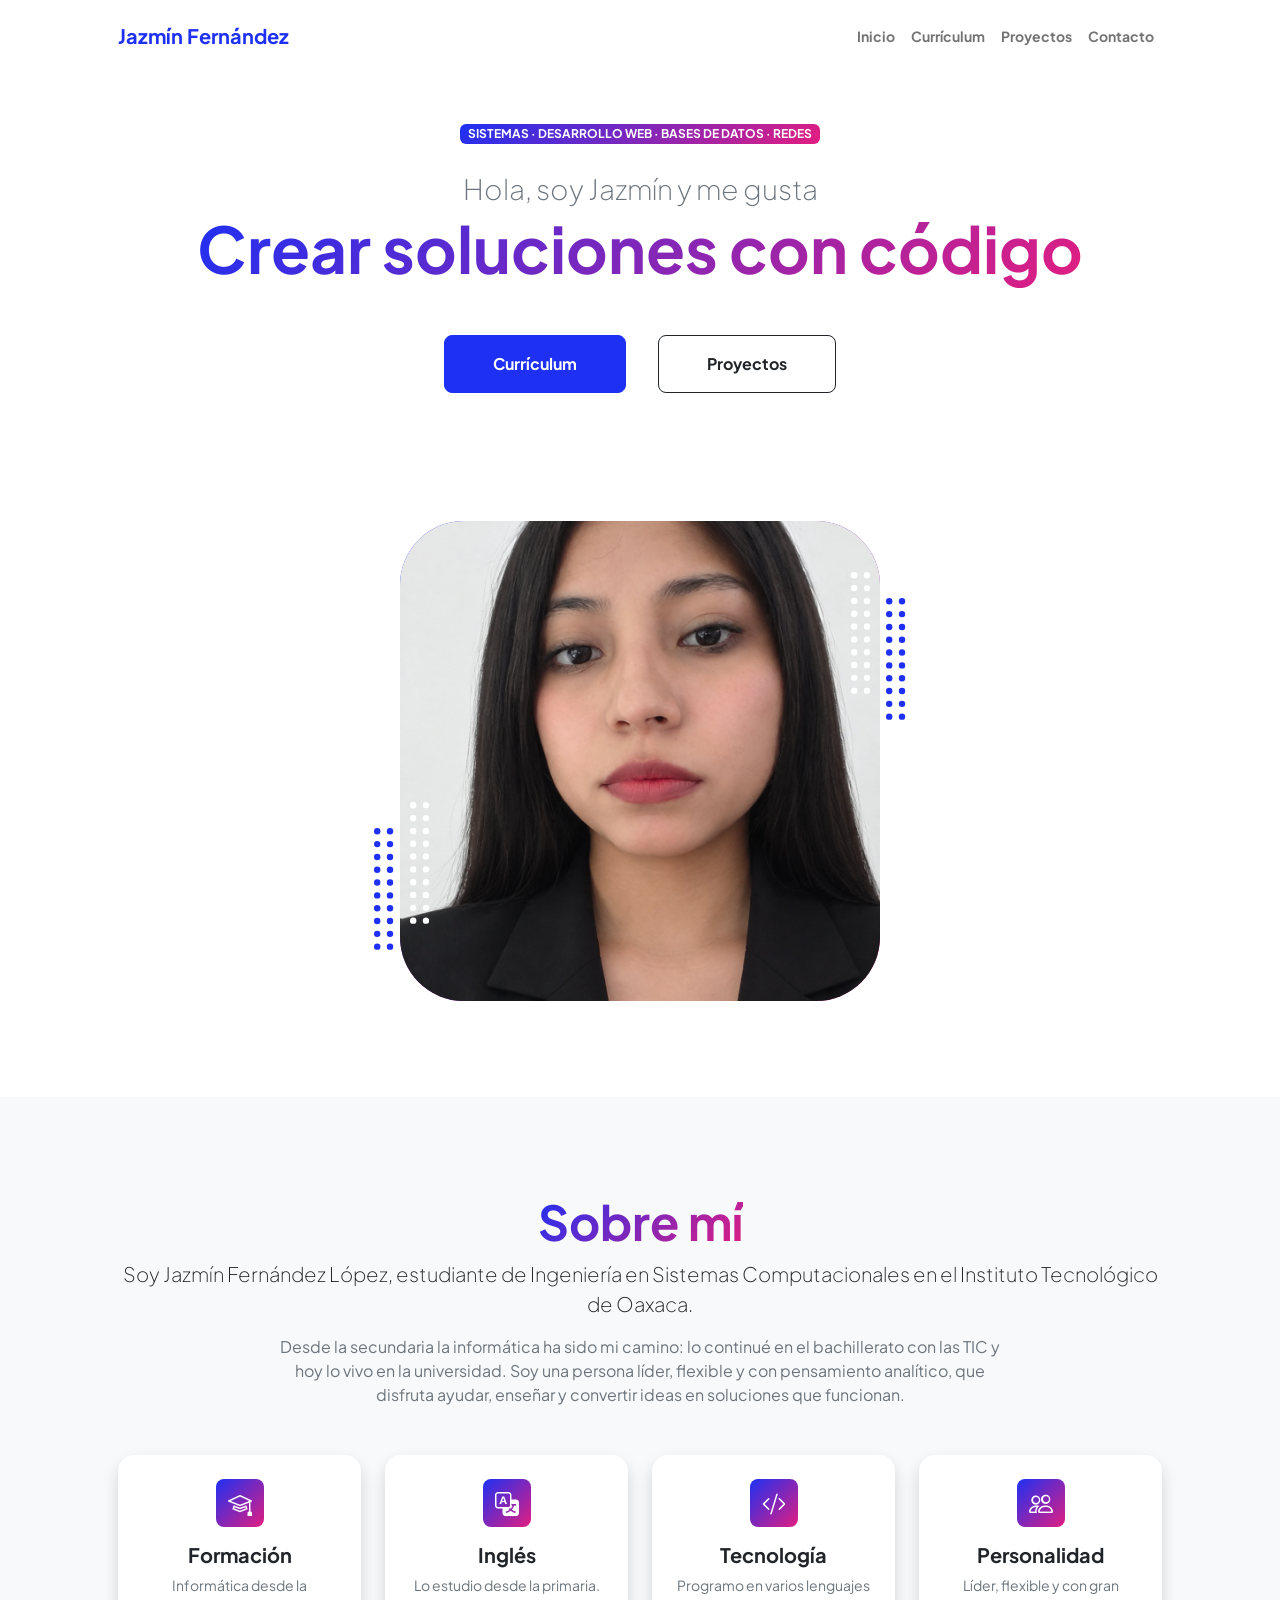
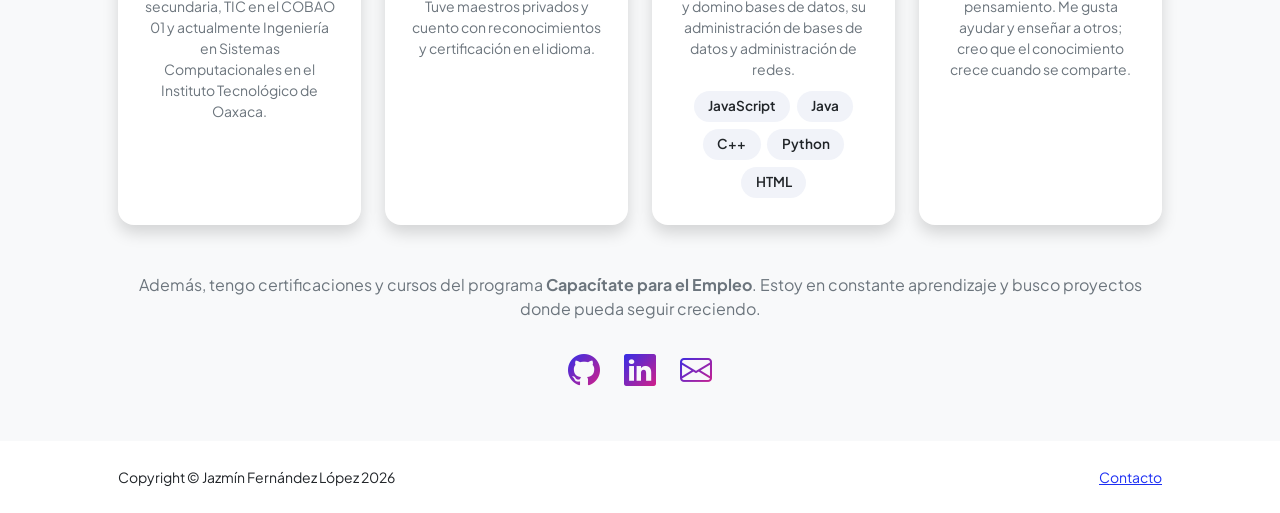
<file: index.html>
<!DOCTYPE html>
<html lang="es">
<head>
    <meta charset="utf-8" />
    <meta name="viewport" content="width=device-width, initial-scale=1, shrink-to-fit=no" />
    <meta name="description" content="Portafolio de Jazmín Fernández López, estudiante de Ingeniería en Sistemas Computacionales" />
    <meta name="author" content="Jazmín Fernández López" />
    <title>Portafolio Jazmín</title>
    <!-- Favicon-->
    <link rel="icon" type="image/x-icon" href="img/favicon.ico" />
    <!-- Google font-->
    <link rel="preconnect" href="https://fonts.googleapis.com" />
    <link rel="preconnect" href="https://fonts.gstatic.com" crossorigin />
    <link href="https://fonts.googleapis.com/css2?family=Plus+Jakarta+Sans:wght@100;200;300;400;500;600;700;800;900&amp;display=swap" rel="stylesheet" />
    <!-- Bootstrap icons-->
    <link href="https://cdn.jsdelivr.net/npm/bootstrap-icons@1.8.1/font/bootstrap-icons.css" rel="stylesheet" />
    <!-- Bootstrap CSS (before your CSS)-->
    <link href="https://cdn.jsdelivr.net/npm/bootstrap@5.2.3/dist/css/bootstrap.min.css" rel="stylesheet" />
    <!-- Your CSS-->
    <link href="css/portafolio.css" rel="stylesheet" />
    <!-- Bigger profile photo (change 30rem to make it larger or smaller)-->
    <style>
        .profile { width: 30rem !important; height: 30rem !important; max-width: 90vw; max-height: 90vw; }
        .profile .fotoperfil { width: 100%; height: 100%; object-fit: cover; }
        .about-card { transition: transform .25s ease, box-shadow .25s ease; }
        .about-card:hover { transform: translateY(-6px); box-shadow: 0 1rem 2rem rgba(0,0,0,.12) !important; }
        .tag-soft { background: #f1f3f9; border-radius: 2rem; padding: .35rem .9rem; font-size: .85rem; font-weight: 600; display: inline-block; margin: .2rem; }
    </style>
</head>
<body class="d-flex flex-column h-100">
    <main class="flex-shrink-0">

        <!-- Navigation-->
        <nav class="navbar navbar-expand-lg navbar-light bg-white py-3">
            <div class="container px-5">
                <a class="navbar-brand" href="index.html"><span class="fw-bolder text-primary">Jazmín Fernández</span></a>
                <button class="navbar-toggler" type="button" data-bs-toggle="collapse" data-bs-target="#navbarSupportedContent" aria-controls="navbarSupportedContent" aria-expanded="false" aria-label="Mostrar menú"><span class="navbar-toggler-icon"></span></button>
                <div class="collapse navbar-collapse" id="navbarSupportedContent">
                    <ul class="navbar-nav ms-auto mb-2 mb-lg-0 small fw-bolder">
                        <li class="nav-item"><a class="nav-link" href="index.html">Inicio</a></li>
                        <li class="nav-item"><a class="nav-link" href="resume.html">Currículum</a></li>
                        <li class="nav-item"><a class="nav-link" href="projects.html">Proyectos</a></li>
                        <li class="nav-item"><a class="nav-link" href="contact.html">Contacto</a></li>
                    </ul>
                </div>
            </div>
        </nav>

        <!-- Header-->
        <header class="py-5">
            <div class="container px-5 pb-5">
                <div class="row gx-5 align-items-center">
                    <div class="col-xxl-5">
                        <!-- Header text-->
                        <div class="text-center text-xxl-start">
                            <div class="badge bg-gradient-primary-to-secondary text-white mb-4">
                                <div class="text-uppercase">Sistemas &middot; Desarrollo web &middot; Bases de datos &middot; Redes</div>
                            </div>
                            <div class="fs-3 fw-light text-muted">Hola, soy Jazmín y me gusta</div>
                            <h1 class="display-3 fw-bolder mb-5"><span class="text-gradient d-inline">Crear soluciones con código</span></h1>
                            <div class="d-grid gap-3 d-sm-flex justify-content-sm-center justify-content-xxl-start mb-3">
                                <a class="btn btn-primary btn-lg px-5 py-3 me-sm-3 fs-6 fw-bolder" href="resume.html">Currículum</a>
                                <a class="btn btn-outline-dark btn-lg px-5 py-3 fs-6 fw-bolder" href="projects.html">Proyectos</a>
                            </div>
                        </div>
                    </div>
                    <div class="col-xxl-7">
                        <!-- Profile picture-->
                        <div class="d-flex justify-content-center mt-5 mt-xxl-0">
                            <div class="profile bg-gradient-primary-to-secondary">
                                <img class="fotoperfil" src="img/fotoperfil.png" alt="Foto de perfil de Jazmín" />

                                <div class="dots-1">
                                    <svg version="1.1" xmlns="http://www.w3.org/2000/svg" viewBox="0 0 191.6 1215.4" xml:space="preserve">
                                        <circle cx="32" cy="33" r="32"/><circle cx="160" cy="33" r="32"/>
                                        <circle cx="32" cy="161" r="32"/><circle cx="160" cy="161" r="32"/>
                                        <circle cx="32" cy="289" r="32"/><circle cx="160" cy="289" r="32"/>
                                        <circle cx="32" cy="417" r="32"/><circle cx="160" cy="417" r="32"/>
                                        <circle cx="32" cy="545" r="32"/><circle cx="160" cy="545" r="32"/>
                                        <circle cx="32" cy="673" r="32"/><circle cx="160" cy="673" r="32"/>
                                        <circle cx="32" cy="801" r="32"/><circle cx="160" cy="801" r="32"/>
                                        <circle cx="32" cy="929" r="32"/><circle cx="160" cy="929" r="32"/>
                                        <circle cx="32" cy="1057" r="32"/><circle cx="160" cy="1057" r="32"/>
                                        <circle cx="32" cy="1185" r="32"/><circle cx="160" cy="1185" r="32"/>
                                    </svg>
                                </div>
                                <div class="dots-2">
                                    <svg version="1.1" xmlns="http://www.w3.org/2000/svg" viewBox="0 0 191.6 1215.4" xml:space="preserve">
                                        <circle cx="32" cy="33" r="32"/><circle cx="160" cy="33" r="32"/>
                                        <circle cx="32" cy="161" r="32"/><circle cx="160" cy="161" r="32"/>
                                        <circle cx="32" cy="289" r="32"/><circle cx="160" cy="289" r="32"/>
                                        <circle cx="32" cy="417" r="32"/><circle cx="160" cy="417" r="32"/>
                                        <circle cx="32" cy="545" r="32"/><circle cx="160" cy="545" r="32"/>
                                        <circle cx="32" cy="673" r="32"/><circle cx="160" cy="673" r="32"/>
                                        <circle cx="32" cy="801" r="32"/><circle cx="160" cy="801" r="32"/>
                                        <circle cx="32" cy="929" r="32"/><circle cx="160" cy="929" r="32"/>
                                        <circle cx="32" cy="1057" r="32"/><circle cx="160" cy="1057" r="32"/>
                                        <circle cx="32" cy="1185" r="32"/><circle cx="160" cy="1185" r="32"/>
                                    </svg>
                                </div>
                                <div class="dots-3">
                                    <svg version="1.1" xmlns="http://www.w3.org/2000/svg" viewBox="0 0 191.6 1215.4" xml:space="preserve">
                                        <circle cx="32" cy="33" r="32"/><circle cx="160" cy="33" r="32"/>
                                        <circle cx="32" cy="161" r="32"/><circle cx="160" cy="161" r="32"/>
                                        <circle cx="32" cy="289" r="32"/><circle cx="160" cy="289" r="32"/>
                                        <circle cx="32" cy="417" r="32"/><circle cx="160" cy="417" r="32"/>
                                        <circle cx="32" cy="545" r="32"/><circle cx="160" cy="545" r="32"/>
                                        <circle cx="32" cy="673" r="32"/><circle cx="160" cy="673" r="32"/>
                                        <circle cx="32" cy="801" r="32"/><circle cx="160" cy="801" r="32"/>
                                        <circle cx="32" cy="929" r="32"/><circle cx="160" cy="929" r="32"/>
                                        <circle cx="32" cy="1057" r="32"/><circle cx="160" cy="1057" r="32"/>
                                        <circle cx="32" cy="1185" r="32"/><circle cx="160" cy="1185" r="32"/>
                                    </svg>
                                </div>
                                <div class="dots-4">
                                    <svg version="1.1" xmlns="http://www.w3.org/2000/svg" viewBox="0 0 191.6 1215.4" xml:space="preserve">
                                        <circle cx="32" cy="33" r="32"/><circle cx="160" cy="33" r="32"/>
                                        <circle cx="32" cy="161" r="32"/><circle cx="160" cy="161" r="32"/>
                                        <circle cx="32" cy="289" r="32"/><circle cx="160" cy="289" r="32"/>
                                        <circle cx="32" cy="417" r="32"/><circle cx="160" cy="417" r="32"/>
                                        <circle cx="32" cy="545" r="32"/><circle cx="160" cy="545" r="32"/>
                                        <circle cx="32" cy="673" r="32"/><circle cx="160" cy="673" r="32"/>
                                        <circle cx="32" cy="801" r="32"/><circle cx="160" cy="801" r="32"/>
                                        <circle cx="32" cy="929" r="32"/><circle cx="160" cy="929" r="32"/>
                                        <circle cx="32" cy="1057" r="32"/><circle cx="160" cy="1057" r="32"/>
                                        <circle cx="32" cy="1185" r="32"/><circle cx="160" cy="1185" r="32"/>
                                    </svg>
                                </div>
                            </div>
                        </div>
                    </div>
                </div>
            </div>
        </header>

        <!-- About me-->
        <section class="bg-light py-5">
            <div class="container px-5">
                <div class="row gx-5 justify-content-center">
                    <div class="col-xxl-10">
                        <div class="text-center my-5">
                            <h2 class="display-5 fw-bolder"><span class="text-gradient d-inline">Sobre mí</span></h2>
                            <p class="lead fw-light mb-3">Soy Jazmín Fernández López, estudiante de Ingeniería en Sistemas Computacionales en el Instituto Tecnológico de Oaxaca.</p>
                            <p class="text-muted mx-auto" style="max-width: 46rem;">Desde la secundaria la informática ha sido mi camino: lo continué en el bachillerato con las TIC y hoy lo vivo en la universidad. Soy una persona líder, flexible y con pensamiento analítico, que disfruta ayudar, enseñar y convertir ideas en soluciones que funcionan.</p>
                        </div>

                        <div class="row gx-4 gy-4 row-cols-1 row-cols-md-2 row-cols-xl-4">
                            <div class="col">
                                <div class="card about-card h-100 border-0 shadow rounded-4 text-center p-4">
                                    <div class="feature bg-primary bg-gradient-primary-to-secondary text-white rounded-3 mb-3 mx-auto"><i class="bi bi-mortarboard"></i></div>
                                    <h3 class="h5 fw-bolder">Formación</h3>
                                    <p class="small text-muted mb-0">Informática desde la secundaria, TIC en el COBAO 01 y actualmente Ingeniería en Sistemas Computacionales en el Instituto Tecnológico de Oaxaca.</p>
                                </div>
                            </div>
                            <div class="col">
                                <div class="card about-card h-100 border-0 shadow rounded-4 text-center p-4">
                                    <div class="feature bg-primary bg-gradient-primary-to-secondary text-white rounded-3 mb-3 mx-auto"><i class="bi bi-translate"></i></div>
                                    <h3 class="h5 fw-bolder">Inglés</h3>
                                    <p class="small text-muted mb-0">Lo estudio desde la primaria. Tuve maestros privados y cuento con reconocimientos y certificación en el idioma.</p>
                                </div>
                            </div>
                            <div class="col">
                                <div class="card about-card h-100 border-0 shadow rounded-4 text-center p-4">
                                    <div class="feature bg-primary bg-gradient-primary-to-secondary text-white rounded-3 mb-3 mx-auto"><i class="bi bi-code-slash"></i></div>
                                    <h3 class="h5 fw-bolder">Tecnología</h3>
                                    <p class="small text-muted mb-2">Programo en varios lenguajes y domino bases de datos, su administración de bases de datos y administración de redes.</p>
                                    <div>
                                        <span class="tag-soft">JavaScript</span><span class="tag-soft">Java</span><span class="tag-soft">C++</span><span class="tag-soft">Python</span><span class="tag-soft">HTML</span>
                                    </div>
                                </div>
                            </div>
                            <div class="col">
                                <div class="card about-card h-100 border-0 shadow rounded-4 text-center p-4">
                                    <div class="feature bg-primary bg-gradient-primary-to-secondary text-white rounded-3 mb-3 mx-auto"><i class="bi bi-people"></i></div>
                                    <h3 class="h5 fw-bolder">Personalidad</h3>
                                    <p class="small text-muted mb-0">Líder, flexible y con gran pensamiento. Me gusta ayudar y enseñar a otros; creo que el conocimiento crece cuando se comparte.</p>
                                </div>
                            </div>
                        </div>

                        <p class="text-center text-muted mt-5 mb-4">Además, tengo certificaciones y cursos del programa <strong>Capacítate para el Empleo</strong>. Estoy en constante aprendizaje y busco proyectos donde pueda seguir creciendo.</p>

                        <div class="d-flex justify-content-center fs-2 gap-4">
                            <a class="text-gradient" href="https://github.com/TU-USUARIO" aria-label="GitHub"><i class="bi bi-github"></i></a>
                            <a class="text-gradient" href="https://www.linkedin.com/in/TU-PERFIL" aria-label="LinkedIn"><i class="bi bi-linkedin"></i></a>
                            <a class="text-gradient" href="mailto:22161057@itoaxaca.edu.mx" aria-label="Correo"><i class="bi bi-envelope"></i></a>
                        </div>
                    </div>
                </div>
            </div>
        </section>
    </main>

    <!-- Footer-->
    <footer class="bg-white py-4 mt-auto">
        <div class="container px-5">
            <div class="row align-items-center justify-content-between flex-column flex-sm-row">
                <div class="col-auto"><div class="small m-0">Copyright &copy; Jazmín Fernández López <span id="anio"></span></div></div>
                <div class="col-auto">
                    <a class="small" href="contact.html">Contacto</a>
                </div>
            </div>
        </div>
    </footer>

    <!-- Bootstrap core JS-->
    <script src="https://cdn.jsdelivr.net/npm/bootstrap@5.2.3/dist/js/bootstrap.bundle.min.js"></script>
    <!-- Your JS-->
    <script src="js/portafolio.js"></script>
    <!-- Footer year (in case portafolio.js does not fill it)-->
    <script>
        document.getElementById("anio").textContent = new Date().getFullYear();
    </script>
</body>
</html>
</file>
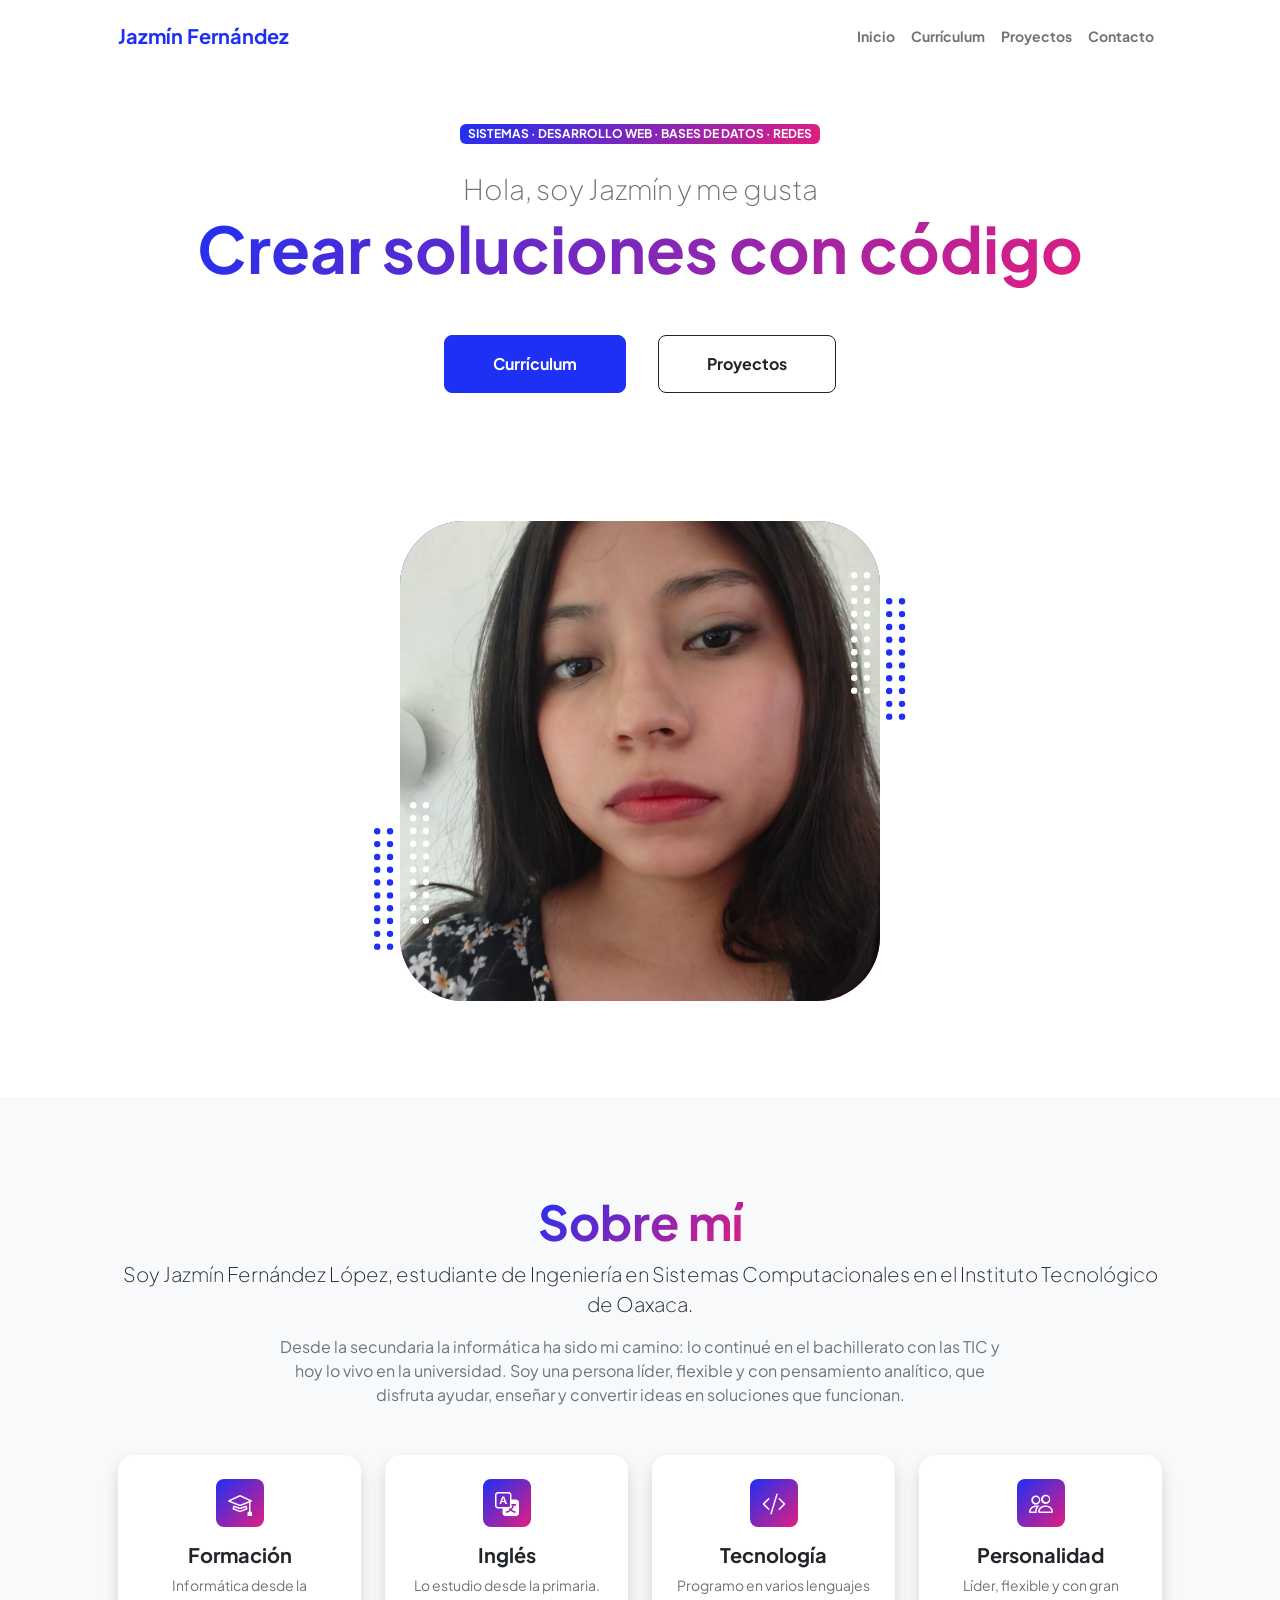
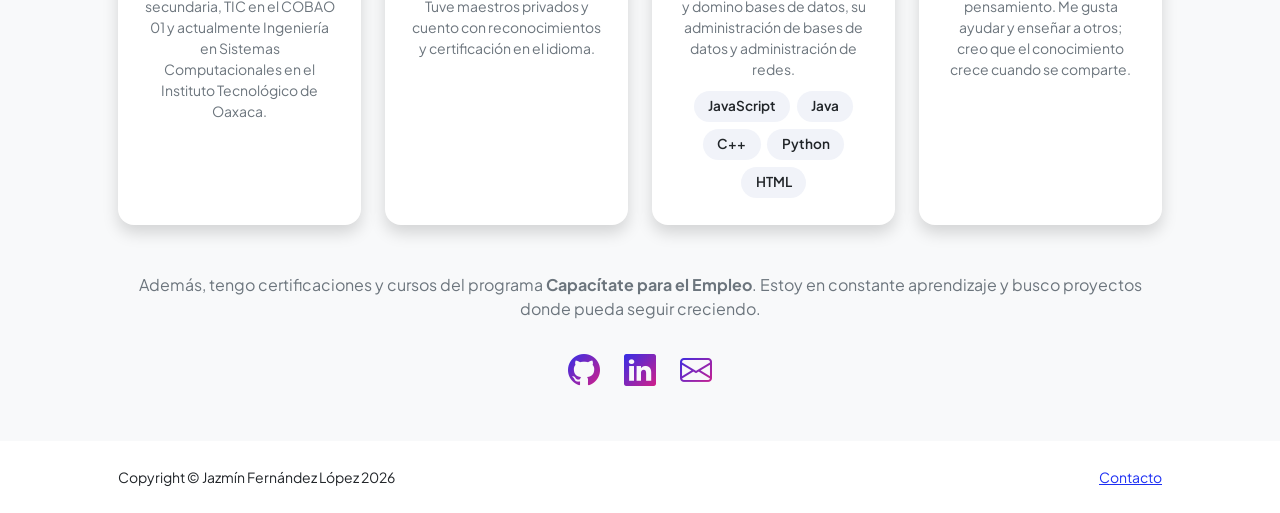
<file: startbootstrap-personal-gh-pages/index.html>
<!DOCTYPE html>
<html lang="es">
<head>
    <meta charset="utf-8" />
    <meta name="viewport" content="width=device-width, initial-scale=1, shrink-to-fit=no" />
    <meta name="description" content="Portafolio de Jazmín Fernández López, estudiante de Ingeniería en Sistemas Computacionales" />
    <meta name="author" content="Jazmín Fernández López" />
    <title>Portafolio Jazmín</title>
    <!-- Favicon-->
    <link rel="icon" type="image/x-icon" href="img/favicon.ico" />
    <!-- Google font-->
    <link rel="preconnect" href="https://fonts.googleapis.com" />
    <link rel="preconnect" href="https://fonts.gstatic.com" crossorigin />
    <link href="https://fonts.googleapis.com/css2?family=Plus+Jakarta+Sans:wght@100;200;300;400;500;600;700;800;900&amp;display=swap" rel="stylesheet" />
    <!-- Bootstrap icons-->
    <link href="https://cdn.jsdelivr.net/npm/bootstrap-icons@1.8.1/font/bootstrap-icons.css" rel="stylesheet" />
    <!-- Bootstrap CSS (before your CSS)-->
    <link href="https://cdn.jsdelivr.net/npm/bootstrap@5.2.3/dist/css/bootstrap.min.css" rel="stylesheet" />
    <!-- Your CSS-->
    <link href="css/portafolio.css" rel="stylesheet" />
    <!-- Bigger profile photo (change 30rem to make it larger or smaller)-->
    <style>
        .profile { width: 30rem !important; height: 30rem !important; max-width: 90vw; max-height: 90vw; }
        .profile .fotoperfil { width: 100%; height: 100%; object-fit: cover; }
        .about-card { transition: transform .25s ease, box-shadow .25s ease; }
        .about-card:hover { transform: translateY(-6px); box-shadow: 0 1rem 2rem rgba(0,0,0,.12) !important; }
        .tag-soft { background: #f1f3f9; border-radius: 2rem; padding: .35rem .9rem; font-size: .85rem; font-weight: 600; display: inline-block; margin: .2rem; }
    </style>
</head>
<body class="d-flex flex-column h-100">
    <main class="flex-shrink-0">

        <!-- Navigation-->
        <nav class="navbar navbar-expand-lg navbar-light bg-white py-3">
            <div class="container px-5">
                <a class="navbar-brand" href="index.html"><span class="fw-bolder text-primary">Jazmín Fernández</span></a>
                <button class="navbar-toggler" type="button" data-bs-toggle="collapse" data-bs-target="#navbarSupportedContent" aria-controls="navbarSupportedContent" aria-expanded="false" aria-label="Mostrar menú"><span class="navbar-toggler-icon"></span></button>
                <div class="collapse navbar-collapse" id="navbarSupportedContent">
                    <ul class="navbar-nav ms-auto mb-2 mb-lg-0 small fw-bolder">
                        <li class="nav-item"><a class="nav-link" href="index.html">Inicio</a></li>
                        <li class="nav-item"><a class="nav-link" href="resume.html">Currículum</a></li>
                        <li class="nav-item"><a class="nav-link" href="projects.html">Proyectos</a></li>
                        <li class="nav-item"><a class="nav-link" href="contact.html">Contacto</a></li>
                    </ul>
                </div>
            </div>
        </nav>

        <!-- Header-->
        <header class="py-5">
            <div class="container px-5 pb-5">
                <div class="row gx-5 align-items-center">
                    <div class="col-xxl-5">
                        <!-- Header text-->
                        <div class="text-center text-xxl-start">
                            <div class="badge bg-gradient-primary-to-secondary text-white mb-4">
                                <div class="text-uppercase">Sistemas &middot; Desarrollo web &middot; Bases de datos &middot; Redes</div>
                            </div>
                            <div class="fs-3 fw-light text-muted">Hola, soy Jazmín y me gusta</div>
                            <h1 class="display-3 fw-bolder mb-5"><span class="text-gradient d-inline">Crear soluciones con código</span></h1>
                            <div class="d-grid gap-3 d-sm-flex justify-content-sm-center justify-content-xxl-start mb-3">
                                <a class="btn btn-primary btn-lg px-5 py-3 me-sm-3 fs-6 fw-bolder" href="resume.html">Currículum</a>
                                <a class="btn btn-outline-dark btn-lg px-5 py-3 fs-6 fw-bolder" href="projects.html">Proyectos</a>
                            </div>
                        </div>
                    </div>
                    <div class="col-xxl-7">
                        <!-- Profile picture-->
                        <div class="d-flex justify-content-center mt-5 mt-xxl-0">
                            <div class="profile bg-gradient-primary-to-secondary">
                                <img class="fotoperfil" src="img/fotoperfil.jpeg" alt="Foto de perfil de Jazmín" />

                                <div class="dots-1">
                                    <svg version="1.1" xmlns="http://www.w3.org/2000/svg" viewBox="0 0 191.6 1215.4" xml:space="preserve">
                                        <circle cx="32" cy="33" r="32"/><circle cx="160" cy="33" r="32"/>
                                        <circle cx="32" cy="161" r="32"/><circle cx="160" cy="161" r="32"/>
                                        <circle cx="32" cy="289" r="32"/><circle cx="160" cy="289" r="32"/>
                                        <circle cx="32" cy="417" r="32"/><circle cx="160" cy="417" r="32"/>
                                        <circle cx="32" cy="545" r="32"/><circle cx="160" cy="545" r="32"/>
                                        <circle cx="32" cy="673" r="32"/><circle cx="160" cy="673" r="32"/>
                                        <circle cx="32" cy="801" r="32"/><circle cx="160" cy="801" r="32"/>
                                        <circle cx="32" cy="929" r="32"/><circle cx="160" cy="929" r="32"/>
                                        <circle cx="32" cy="1057" r="32"/><circle cx="160" cy="1057" r="32"/>
                                        <circle cx="32" cy="1185" r="32"/><circle cx="160" cy="1185" r="32"/>
                                    </svg>
                                </div>
                                <div class="dots-2">
                                    <svg version="1.1" xmlns="http://www.w3.org/2000/svg" viewBox="0 0 191.6 1215.4" xml:space="preserve">
                                        <circle cx="32" cy="33" r="32"/><circle cx="160" cy="33" r="32"/>
                                        <circle cx="32" cy="161" r="32"/><circle cx="160" cy="161" r="32"/>
                                        <circle cx="32" cy="289" r="32"/><circle cx="160" cy="289" r="32"/>
                                        <circle cx="32" cy="417" r="32"/><circle cx="160" cy="417" r="32"/>
                                        <circle cx="32" cy="545" r="32"/><circle cx="160" cy="545" r="32"/>
                                        <circle cx="32" cy="673" r="32"/><circle cx="160" cy="673" r="32"/>
                                        <circle cx="32" cy="801" r="32"/><circle cx="160" cy="801" r="32"/>
                                        <circle cx="32" cy="929" r="32"/><circle cx="160" cy="929" r="32"/>
                                        <circle cx="32" cy="1057" r="32"/><circle cx="160" cy="1057" r="32"/>
                                        <circle cx="32" cy="1185" r="32"/><circle cx="160" cy="1185" r="32"/>
                                    </svg>
                                </div>
                                <div class="dots-3">
                                    <svg version="1.1" xmlns="http://www.w3.org/2000/svg" viewBox="0 0 191.6 1215.4" xml:space="preserve">
                                        <circle cx="32" cy="33" r="32"/><circle cx="160" cy="33" r="32"/>
                                        <circle cx="32" cy="161" r="32"/><circle cx="160" cy="161" r="32"/>
                                        <circle cx="32" cy="289" r="32"/><circle cx="160" cy="289" r="32"/>
                                        <circle cx="32" cy="417" r="32"/><circle cx="160" cy="417" r="32"/>
                                        <circle cx="32" cy="545" r="32"/><circle cx="160" cy="545" r="32"/>
                                        <circle cx="32" cy="673" r="32"/><circle cx="160" cy="673" r="32"/>
                                        <circle cx="32" cy="801" r="32"/><circle cx="160" cy="801" r="32"/>
                                        <circle cx="32" cy="929" r="32"/><circle cx="160" cy="929" r="32"/>
                                        <circle cx="32" cy="1057" r="32"/><circle cx="160" cy="1057" r="32"/>
                                        <circle cx="32" cy="1185" r="32"/><circle cx="160" cy="1185" r="32"/>
                                    </svg>
                                </div>
                                <div class="dots-4">
                                    <svg version="1.1" xmlns="http://www.w3.org/2000/svg" viewBox="0 0 191.6 1215.4" xml:space="preserve">
                                        <circle cx="32" cy="33" r="32"/><circle cx="160" cy="33" r="32"/>
                                        <circle cx="32" cy="161" r="32"/><circle cx="160" cy="161" r="32"/>
                                        <circle cx="32" cy="289" r="32"/><circle cx="160" cy="289" r="32"/>
                                        <circle cx="32" cy="417" r="32"/><circle cx="160" cy="417" r="32"/>
                                        <circle cx="32" cy="545" r="32"/><circle cx="160" cy="545" r="32"/>
                                        <circle cx="32" cy="673" r="32"/><circle cx="160" cy="673" r="32"/>
                                        <circle cx="32" cy="801" r="32"/><circle cx="160" cy="801" r="32"/>
                                        <circle cx="32" cy="929" r="32"/><circle cx="160" cy="929" r="32"/>
                                        <circle cx="32" cy="1057" r="32"/><circle cx="160" cy="1057" r="32"/>
                                        <circle cx="32" cy="1185" r="32"/><circle cx="160" cy="1185" r="32"/>
                                    </svg>
                                </div>
                            </div>
                        </div>
                    </div>
                </div>
            </div>
        </header>

        <!-- About me-->
        <section class="bg-light py-5">
            <div class="container px-5">
                <div class="row gx-5 justify-content-center">
                    <div class="col-xxl-10">
                        <div class="text-center my-5">
                            <h2 class="display-5 fw-bolder"><span class="text-gradient d-inline">Sobre mí</span></h2>
                            <p class="lead fw-light mb-3">Soy Jazmín Fernández López, estudiante de Ingeniería en Sistemas Computacionales en el Instituto Tecnológico de Oaxaca.</p>
                            <p class="text-muted mx-auto" style="max-width: 46rem;">Desde la secundaria la informática ha sido mi camino: lo continué en el bachillerato con las TIC y hoy lo vivo en la universidad. Soy una persona líder, flexible y con pensamiento analítico, que disfruta ayudar, enseñar y convertir ideas en soluciones que funcionan.</p>
                        </div>

                        <div class="row gx-4 gy-4 row-cols-1 row-cols-md-2 row-cols-xl-4">
                            <div class="col">
                                <div class="card about-card h-100 border-0 shadow rounded-4 text-center p-4">
                                    <div class="feature bg-primary bg-gradient-primary-to-secondary text-white rounded-3 mb-3 mx-auto"><i class="bi bi-mortarboard"></i></div>
                                    <h3 class="h5 fw-bolder">Formación</h3>
                                    <p class="small text-muted mb-0">Informática desde la secundaria, TIC en el COBAO 01 y actualmente Ingeniería en Sistemas Computacionales en el Instituto Tecnológico de Oaxaca.</p>
                                </div>
                            </div>
                            <div class="col">
                                <div class="card about-card h-100 border-0 shadow rounded-4 text-center p-4">
                                    <div class="feature bg-primary bg-gradient-primary-to-secondary text-white rounded-3 mb-3 mx-auto"><i class="bi bi-translate"></i></div>
                                    <h3 class="h5 fw-bolder">Inglés</h3>
                                    <p class="small text-muted mb-0">Lo estudio desde la primaria. Tuve maestros privados y cuento con reconocimientos y certificación en el idioma.</p>
                                </div>
                            </div>
                            <div class="col">
                                <div class="card about-card h-100 border-0 shadow rounded-4 text-center p-4">
                                    <div class="feature bg-primary bg-gradient-primary-to-secondary text-white rounded-3 mb-3 mx-auto"><i class="bi bi-code-slash"></i></div>
                                    <h3 class="h5 fw-bolder">Tecnología</h3>
                                    <p class="small text-muted mb-2">Programo en varios lenguajes y domino bases de datos, su administración de bases de datos y administración de redes.</p>
                                    <div>
                                        <span class="tag-soft">JavaScript</span><span class="tag-soft">Java</span><span class="tag-soft">C++</span><span class="tag-soft">Python</span><span class="tag-soft">HTML</span>
                                    </div>
                                </div>
                            </div>
                            <div class="col">
                                <div class="card about-card h-100 border-0 shadow rounded-4 text-center p-4">
                                    <div class="feature bg-primary bg-gradient-primary-to-secondary text-white rounded-3 mb-3 mx-auto"><i class="bi bi-people"></i></div>
                                    <h3 class="h5 fw-bolder">Personalidad</h3>
                                    <p class="small text-muted mb-0">Líder, flexible y con gran pensamiento. Me gusta ayudar y enseñar a otros; creo que el conocimiento crece cuando se comparte.</p>
                                </div>
                            </div>
                        </div>

                        <p class="text-center text-muted mt-5 mb-4">Además, tengo certificaciones y cursos del programa <strong>Capacítate para el Empleo</strong>. Estoy en constante aprendizaje y busco proyectos donde pueda seguir creciendo.</p>

                        <div class="d-flex justify-content-center fs-2 gap-4">
                            <a class="text-gradient" href="https://github.com/TU-USUARIO" aria-label="GitHub"><i class="bi bi-github"></i></a>
                            <a class="text-gradient" href="https://www.linkedin.com/in/TU-PERFIL" aria-label="LinkedIn"><i class="bi bi-linkedin"></i></a>
                            <a class="text-gradient" href="mailto:22161057@itoaxaca.edu.mx" aria-label="Correo"><i class="bi bi-envelope"></i></a>
                        </div>
                    </div>
                </div>
            </div>
        </section>
    </main>

    <!-- Footer-->
    <footer class="bg-white py-4 mt-auto">
        <div class="container px-5">
            <div class="row align-items-center justify-content-between flex-column flex-sm-row">
                <div class="col-auto"><div class="small m-0">Copyright &copy; Jazmín Fernández López <span id="anio"></span></div></div>
                <div class="col-auto">
                    <a class="small" href="contact.html">Contacto</a>
                </div>
            </div>
        </div>
    </footer>

    <!-- Bootstrap core JS-->
    <script src="https://cdn.jsdelivr.net/npm/bootstrap@5.2.3/dist/js/bootstrap.bundle.min.js"></script>
    <!-- Your JS-->
    <script src="js/portafolio.js"></script>
    <!-- Footer year (in case portafolio.js does not fill it)-->
    <script>
        document.getElementById("anio").textContent = new Date().getFullYear();
    </script>
</body>
</html>
</file>
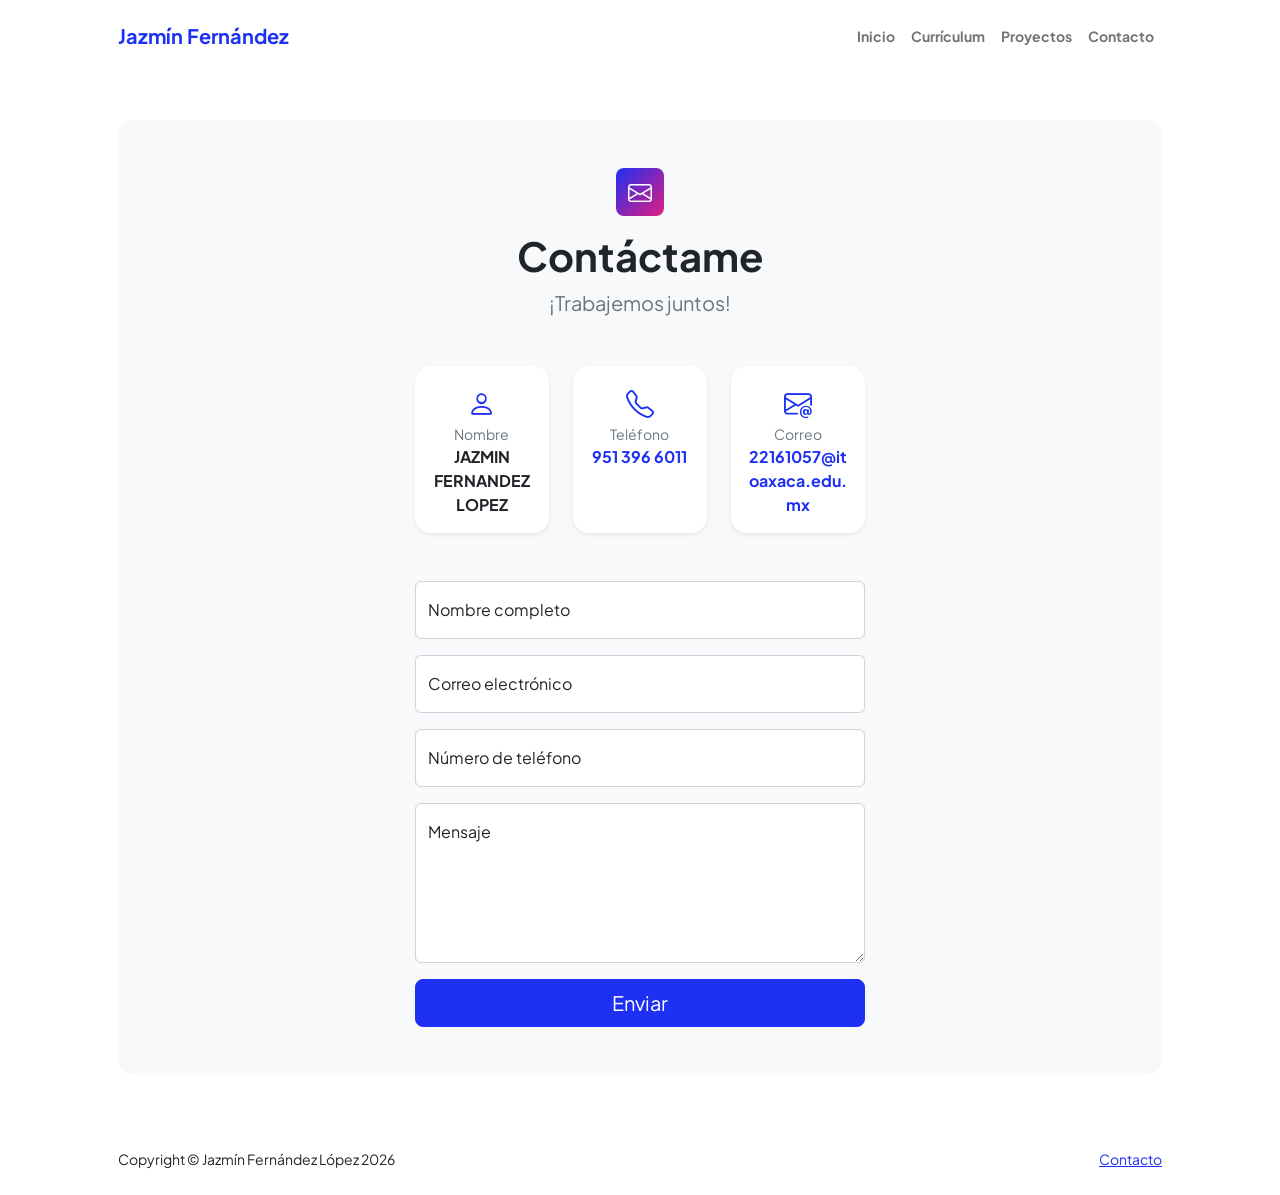
<file: contact.html>
<!DOCTYPE html>
<html lang="es">
    <head>
        <meta charset="utf-8" />
        <meta name="viewport" content="width=device-width, initial-scale=1, shrink-to-fit=no" />
        <meta name="description" content="Contacto de Jazmín Fernández López" />
        <meta name="author" content="Jazmín Fernández López" />
        <title>Contacto | Jazmín</title>
        <!-- Favicon-->
        <link rel="icon" type="image/x-icon" href="img/favicon.ico" />
        <!-- Custom Google font-->
        <link rel="preconnect" href="https://fonts.googleapis.com" />
        <link rel="preconnect" href="https://fonts.gstatic.com" crossorigin />
        <link href="https://fonts.googleapis.com/css2?family=Plus+Jakarta+Sans:wght@100;200;300;400;500;600;700;800;900&amp;display=swap" rel="stylesheet" />
        <!-- Bootstrap icons-->
        <link href="https://cdn.jsdelivr.net/npm/bootstrap-icons@1.8.1/font/bootstrap-icons.css" rel="stylesheet" />
        <!-- Bootstrap CSS (before your CSS)-->
        <link href="https://cdn.jsdelivr.net/npm/bootstrap@5.2.3/dist/css/bootstrap.min.css" rel="stylesheet" />
        <!-- Core theme CSS (includes Bootstrap)-->
        <link href="css/portafolio.css" rel="stylesheet" />
    </head>
    <body class="d-flex flex-column">
        <main class="flex-shrink-0">
            <!-- Navigation-->
            <nav class="navbar navbar-expand-lg navbar-light bg-white py-3">
                <div class="container px-5">
                    <a class="navbar-brand" href="index.html"><span class="fw-bolder text-primary">Jazmín Fernández</span></a>
                    <button class="navbar-toggler" type="button" data-bs-toggle="collapse" data-bs-target="#navbarSupportedContent" aria-controls="navbarSupportedContent" aria-expanded="false" aria-label="Mostrar menú"><span class="navbar-toggler-icon"></span></button>
                    <div class="collapse navbar-collapse" id="navbarSupportedContent">
                        <ul class="navbar-nav ms-auto mb-2 mb-lg-0 small fw-bolder">
                            <li class="nav-item"><a class="nav-link" href="index.html">Inicio</a></li>
                            <li class="nav-item"><a class="nav-link" href="resume.html">Currículum</a></li>
                            <li class="nav-item"><a class="nav-link" href="projects.html">Proyectos</a></li>
                            <li class="nav-item"><a class="nav-link" href="contact.html">Contacto</a></li>
                        </ul>
                    </div>
                </div>
            </nav>
            <!-- Page content-->
            <section class="py-5">
                <div class="container px-5">
                    <!-- Contact form-->
                    <div class="bg-light rounded-4 py-5 px-4 px-md-5">
                        <div class="text-center mb-5">
                            <div class="feature bg-primary bg-gradient-primary-to-secondary text-white rounded-3 mb-3"><i class="bi bi-envelope"></i></div>
                            <h1 class="fw-bolder">Contáctame</h1>
                            <p class="lead fw-normal text-muted mb-0">¡Trabajemos juntos!</p>
                        </div>

                        <!-- Contact info-->
                        <div class="row gx-5 justify-content-center mb-5 text-center">
                            <div class="col-lg-8 col-xl-6">
                                <div class="row row-cols-1 row-cols-md-3 gy-3">
                                    <div class="col">
                                        <div class="bg-white rounded-4 shadow-sm p-3 h-100">
                                            <div class="fs-3 text-primary"><i class="bi bi-person"></i></div>
                                            <div class="small text-muted">Nombre</div>
                                            <div class="fw-bolder">JAZMIN FERNANDEZ LOPEZ</div>
                                        </div>
                                    </div>
                                    <div class="col">
                                        <div class="bg-white rounded-4 shadow-sm p-3 h-100">
                                            <div class="fs-3 text-primary"><i class="bi bi-telephone"></i></div>
                                            <div class="small text-muted">Teléfono</div>
                                            <a class="fw-bolder text-decoration-none" href="tel:+529513966011">951 396 6011</a>
                                        </div>
                                    </div>
                                    <div class="col">
                                        <div class="bg-white rounded-4 shadow-sm p-3 h-100">
                                            <div class="fs-3 text-primary"><i class="bi bi-envelope-at"></i></div>
                                            <div class="small text-muted">Correo</div>
                                            <a class="fw-bolder text-decoration-none" style="word-break: break-all;" href="mailto:22161057@itoaxaca.edu.mx">22161057@itoaxaca.edu.mx</a>
                                        </div>
                                    </div>
                                </div>
                            </div>
                        </div>

                        <div class="row gx-5 justify-content-center">
                            <div class="col-lg-8 col-xl-6">
                                <!-- Form: opens the visitor's email app with the message ready-->
                                <form id="contactForm">
                                    <!-- Name-->
                                    <div class="form-floating mb-3">
                                        <input class="form-control" id="name" type="text" placeholder="Escribe tu nombre..." required />
                                        <label for="name">Nombre completo</label>
                                    </div>
                                    <!-- Email-->
                                    <div class="form-floating mb-3">
                                        <input class="form-control" id="email" type="email" placeholder="nombre@ejemplo.com" required />
                                        <label for="email">Correo electrónico</label>
                                    </div>
                                    <!-- Phone-->
                                    <div class="form-floating mb-3">
                                        <input class="form-control" id="phone" type="tel" placeholder="(123) 456-7890" required />
                                        <label for="phone">Número de teléfono</label>
                                    </div>
                                    <!-- Message-->
                                    <div class="form-floating mb-3">
                                        <textarea class="form-control" id="message" placeholder="Escribe tu mensaje aquí..." style="height: 10rem" required></textarea>
                                        <label for="message">Mensaje</label>
                                    </div>
                                    <!-- Button-->
                                    <div class="d-grid"><button class="btn btn-primary btn-lg" id="submitButton" type="submit">Enviar</button></div>
                                </form>
                            </div>
                        </div>
                    </div>
                </div>
            </section>
        </main>
        <!-- Footer-->
        <footer class="bg-white py-4 mt-auto">
            <div class="container px-5">
                <div class="row align-items-center justify-content-between flex-column flex-sm-row">
                    <div class="col-auto"><div class="small m-0">Copyright &copy; Jazmín Fernández López <span id="anio"></span></div></div>
                    <div class="col-auto">
                        <a class="small" href="contact.html">Contacto</a>
                    </div>
                </div>
            </div>
        </footer>
        <!-- Bootstrap core JS-->
        <script src="https://cdn.jsdelivr.net/npm/bootstrap@5.2.3/dist/js/bootstrap.bundle.min.js"></script>
        <!-- Core theme JS-->
        <script src="js/portafolio.js"></script>
        <script>
            document.getElementById("anio").textContent = new Date().getFullYear();

            // On submit, open the visitor's email app with the message ready to send to Jazmín
            document.getElementById("contactForm").addEventListener("submit", function (e) {
                e.preventDefault();
                var nombre = document.getElementById("name").value;
                var correo = document.getElementById("email").value;
                var telefono = document.getElementById("phone").value;
                var mensaje = document.getElementById("message").value;
                var cuerpo = "Nombre: " + nombre + "\nCorreo: " + correo + "\nTeléfono: " + telefono + "\n\n" + mensaje;
                window.location.href = "mailto:22161057@itoaxaca.edu.mx?subject=" +
                    encodeURIComponent("Contacto desde tu portafolio - " + nombre) +
                    "&body=" + encodeURIComponent(cuerpo);
            });
        </script>
    </body>
</html>
</file>
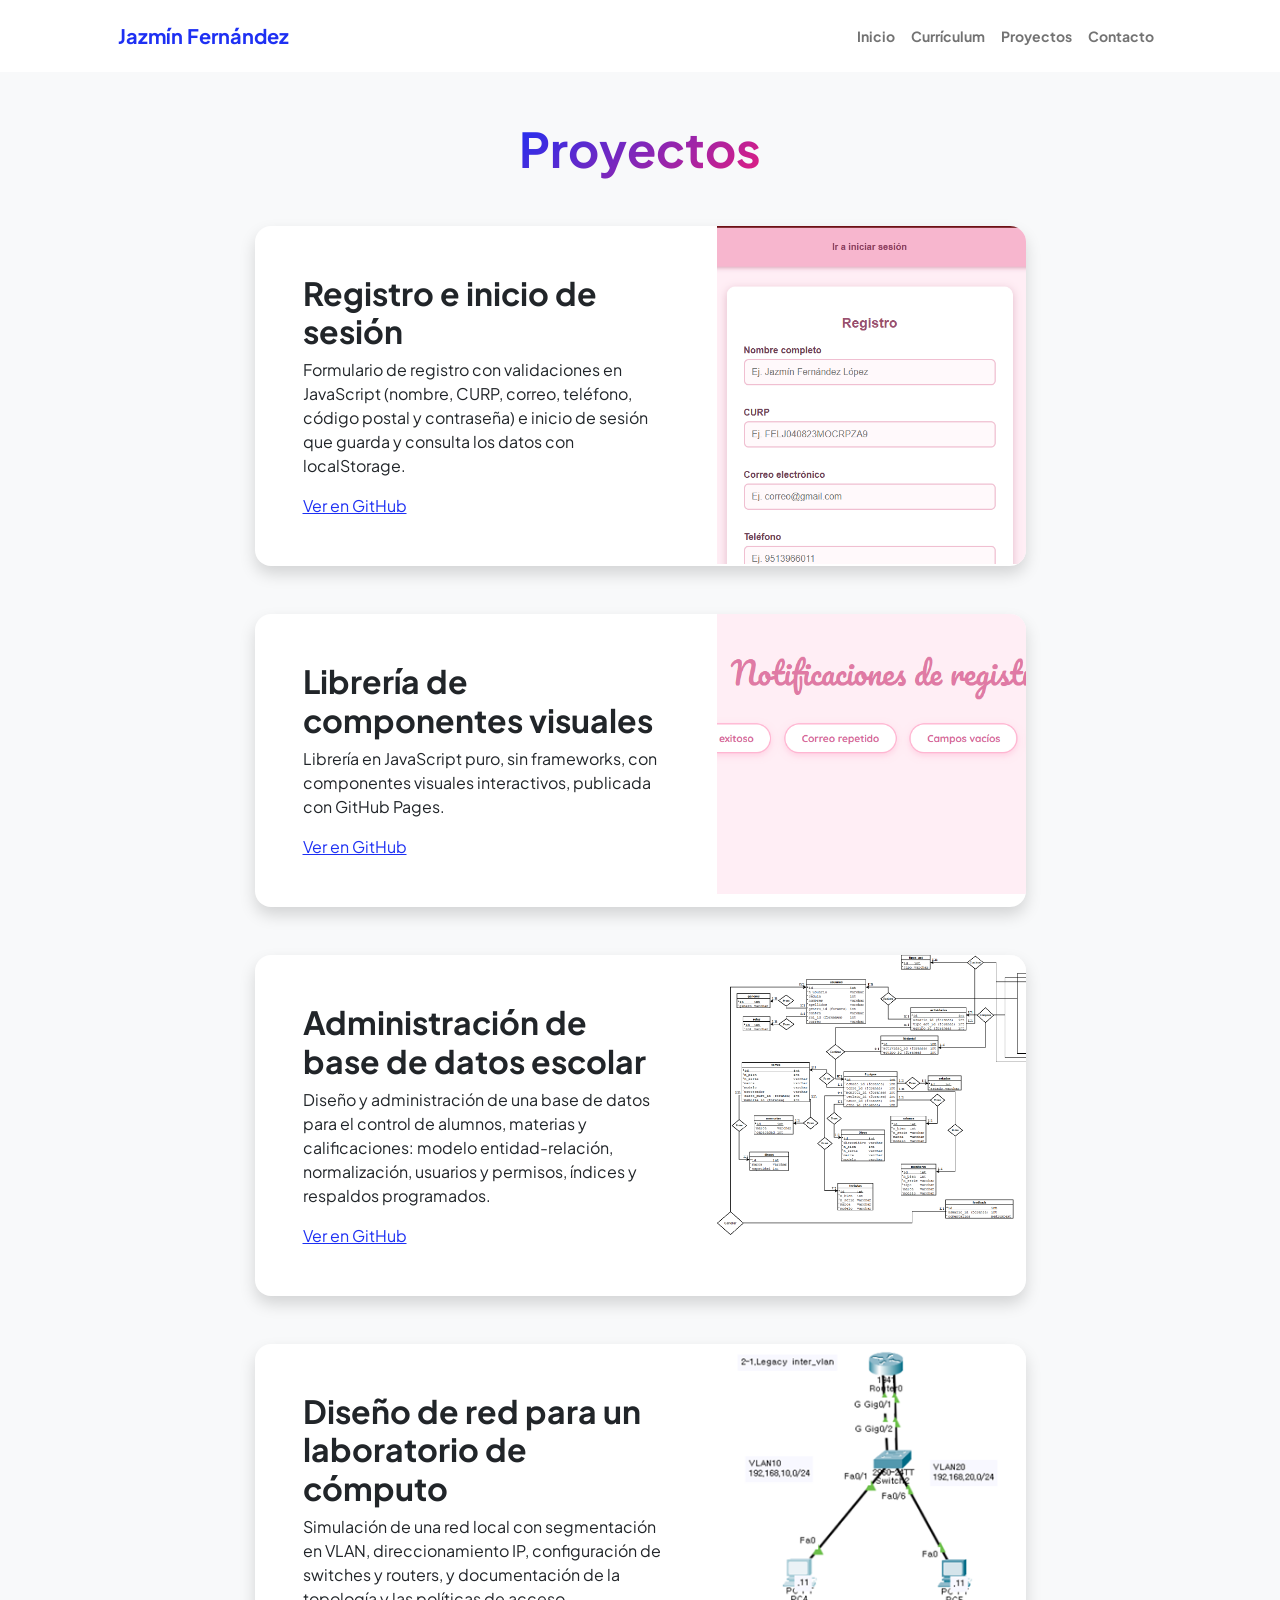
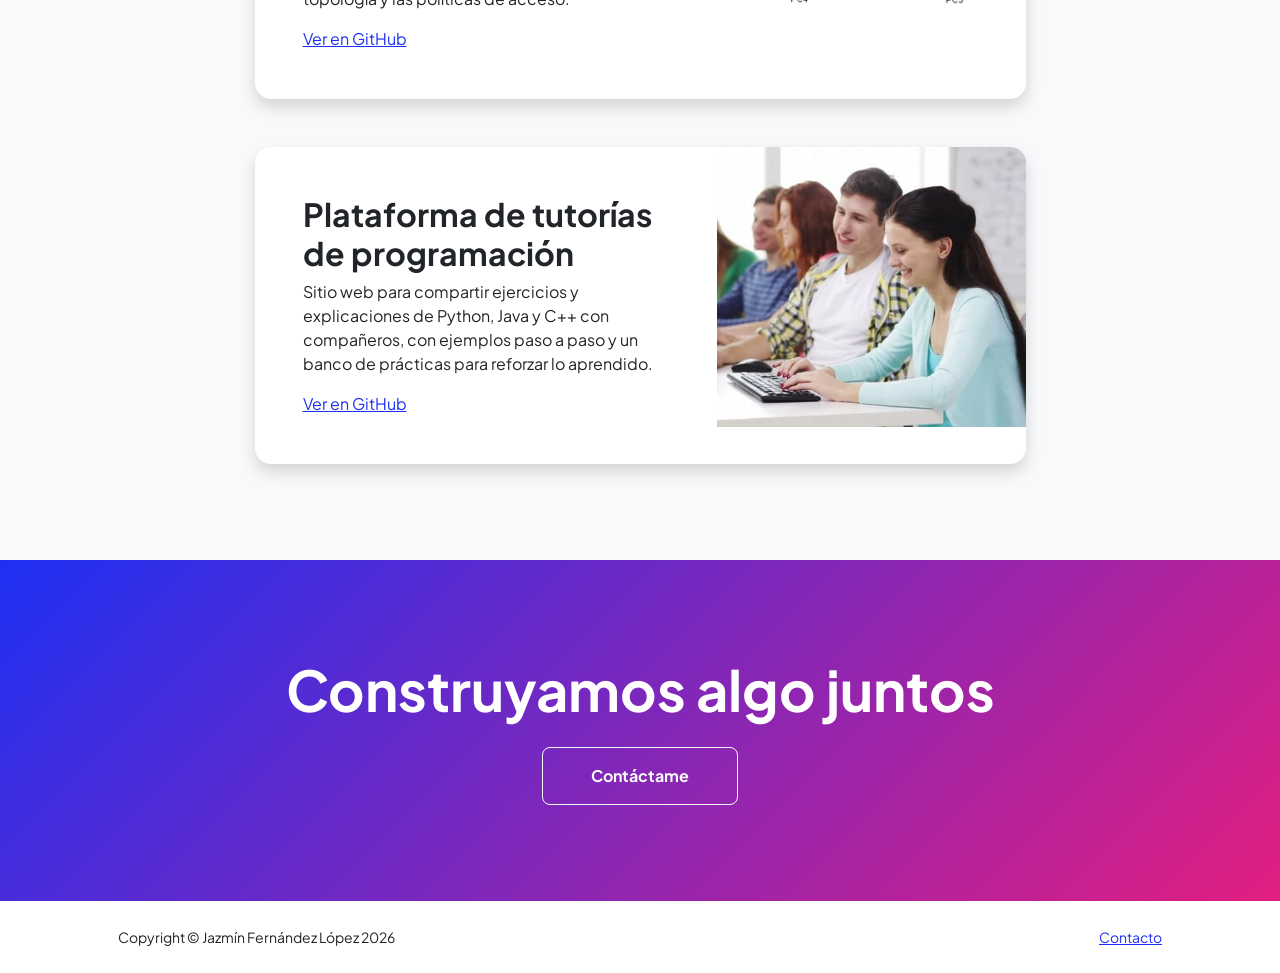
<file: projects.html>
<!DOCTYPE html>
<html lang="es">
    <head>
        <meta charset="utf-8" />
        <meta name="viewport" content="width=device-width, initial-scale=1, shrink-to-fit=no" />
        <meta name="description" content="Proyectos de Jazmín Fernández López, estudiante de Ingeniería en Sistemas Computacionales" />
        <meta name="author" content="Jazmín Fernández López" />
        <title>Proyectos | Jazmín</title>
        <!-- Favicon-->
        <link rel="icon" type="image/x-icon" href="img/favicon.ico" />
        <!-- Custom Google font-->
        <link rel="preconnect" href="https://fonts.googleapis.com" />
        <link rel="preconnect" href="https://fonts.gstatic.com" crossorigin />
        <link href="https://fonts.googleapis.com/css2?family=Plus+Jakarta+Sans:wght@100;200;300;400;500;600;700;800;900&amp;display=swap" rel="stylesheet" />
        <!-- Bootstrap icons-->
        <link href="https://cdn.jsdelivr.net/npm/bootstrap-icons@1.8.1/font/bootstrap-icons.css" rel="stylesheet" />
        <!-- Bootstrap CSS (before your CSS)-->
        <link href="https://cdn.jsdelivr.net/npm/bootstrap@5.2.3/dist/css/bootstrap.min.css" rel="stylesheet" />
        <!-- Core theme CSS (includes Bootstrap)-->
        <link href="css/portafolio.css" rel="stylesheet" />
        <!-- Project images: fixed size so they do not squeeze the text-->
        <style>
            .card .proyecto-img { width: 40%; max-width: 40%; height: 100%; min-height: 280px; align-self: stretch; object-fit: cover; object-position: top left; flex-shrink: 0; }
            .card .proyecto-img + * , .card .d-flex > .p-5 { flex: 1 1 0; min-width: 0; }
            @media (max-width: 767.98px) {
                .card .d-flex.align-items-center { flex-direction: column; }
                .card .proyecto-img { width: 100%; max-width: 100%; height: 220px; min-height: 0; align-self: auto; }
            }
        </style>
    </head>
    <body class="d-flex flex-column h-100 bg-light">
        <main class="flex-shrink-0">
            <!-- Navigation-->
            <nav class="navbar navbar-expand-lg navbar-light bg-white py-3">
                <div class="container px-5">
                    <a class="navbar-brand" href="index.html"><span class="fw-bolder text-primary">Jazmín Fernández</span></a>
                    <button class="navbar-toggler" type="button" data-bs-toggle="collapse" data-bs-target="#navbarSupportedContent" aria-controls="navbarSupportedContent" aria-expanded="false" aria-label="Mostrar menú"><span class="navbar-toggler-icon"></span></button>
                    <div class="collapse navbar-collapse" id="navbarSupportedContent">
                        <ul class="navbar-nav ms-auto mb-2 mb-lg-0 small fw-bolder">
                            <li class="nav-item"><a class="nav-link" href="index.html">Inicio</a></li>
                            <li class="nav-item"><a class="nav-link" href="resume.html">Currículum</a></li>
                            <li class="nav-item"><a class="nav-link" href="projects.html">Proyectos</a></li>
                            <li class="nav-item"><a class="nav-link" href="contact.html">Contacto</a></li>
                        </ul>
                    </div>
                </div>
            </nav>
            <!-- Projects section-->
            <section class="py-5">
                <div class="container px-5 mb-5">
                    <div class="text-center mb-5">
                        <h1 class="display-5 fw-bolder mb-0"><span class="text-gradient d-inline">Proyectos</span></h1>
                    </div>
                    <div class="row gx-5 justify-content-center">
                        <div class="col-lg-11 col-xl-9 col-xxl-8">
                            <!-- Project 1-->
                            <div class="card overflow-hidden shadow rounded-4 border-0 mb-5">
                                <div class="card-body p-0">
                                    <div class="d-flex align-items-center">
                                        <div class="p-5">
                                            <h2 class="fw-bolder">Registro e inicio de sesión</h2>
                                            <p>Formulario de registro con validaciones en JavaScript (nombre, CURP, correo, teléfono, código postal y contraseña) e inicio de sesión que guarda y consulta los datos con localStorage.</p>
                                            <a href="https://github.com/JAZMIN-FERNANDEZ" target="_blank" rel="noopener">Ver en GitHub</a>
                                        </div>
                                        <img class="proyecto-img" src="img/proyecto-registro.png" alt="Captura del formulario de registro" />
                                    </div>
                                </div>
                            </div>
                            <!-- Project 2-->
                            <div class="card overflow-hidden shadow rounded-4 border-0 mb-5">
                                <div class="card-body p-0">
                                    <div class="d-flex align-items-center">
                                        <div class="p-5">
                                            <h2 class="fw-bolder">Librería de componentes visuales</h2>
                                            <p>Librería en JavaScript puro, sin frameworks, con componentes visuales interactivos, publicada con GitHub Pages.</p>
                                            <a href="https://github.com/JAZMIN-FERNANDEZ" target="_blank" rel="noopener">Ver en GitHub</a>
                                        </div>
                                        <img class="proyecto-img" src="img/proyecto-libreria.png" alt="Captura de la librería de componentes visuales" />
                                    </div>
                                </div>
                            </div>
                            <!-- Project 3 (example): Database and DBA-->
                            <div class="card overflow-hidden shadow rounded-4 border-0 mb-5">
                                <div class="card-body p-0">
                                    <div class="d-flex align-items-center">
                                        <div class="p-5">
                                            <h2 class="fw-bolder">Administración de base de datos escolar</h2>
                                            <p>Diseño y administración de una base de datos para el control de alumnos, materias y calificaciones: modelo entidad-relación, normalización, usuarios y permisos, índices y respaldos programados.</p>
                                            <a href="https://github.com/JAZMIN-FERNANDEZ" target="_blank" rel="noopener">Ver en GitHub</a>
                                        </div>
                                        <img class="proyecto-img" src="img/proyecto-bd.png" alt="Diagrama de la base de datos escolar" />
                                    </div>
                                </div>
                            </div>
                            <!-- Project 4 (example): Networking-->
                            <div class="card overflow-hidden shadow rounded-4 border-0 mb-5">
                                <div class="card-body p-0">
                                    <div class="d-flex align-items-center">
                                        <div class="p-5">
                                            <h2 class="fw-bolder">Diseño de red para un laboratorio de cómputo</h2>
                                            <p>Simulación de una red local con segmentación en VLAN, direccionamiento IP, configuración de switches y routers, y documentación de la topología y las políticas de acceso.</p>
                                            <a href="https://github.com/JAZMIN-FERNANDEZ/Actividad4" target="_blank" rel="noopener">Ver en GitHub</a>
                                        </div>
                                        <img class="proyecto-img" src="img/proyecto-redes.png" alt="Topología de la red del laboratorio" />
                                    </div>
                                </div>
                            </div>
                            <!-- Project 5 (example): Teaching-->
                            <div class="card overflow-hidden shadow rounded-4 border-0">
                                <div class="card-body p-0">
                                    <div class="d-flex align-items-center">
                                        <div class="p-5">
                                            <h2 class="fw-bolder">Plataforma de tutorías de programación</h2>
                                            <p>Sitio web para compartir ejercicios y explicaciones de Python, Java y C++ con compañeros, con ejemplos paso a paso y un banco de prácticas para reforzar lo aprendido.</p>
                                            <a href="https://github.com/JAZMIN-FERNANDEZ" target="_blank" rel="noopener">Ver en GitHub</a>
                                        </div>
                                        <img class="proyecto-img" src="img/proyecto-tutorias.jpg" alt="Captura de la plataforma de tutorías" />
                                    </div>
                                </div>
                            </div>
                        </div>
                    </div>
                </div>
            </section>
            <!-- Call to action-->
            <section class="py-5 bg-gradient-primary-to-secondary text-white">
                <div class="container px-5 my-5">
                    <div class="text-center">
                        <h2 class="display-4 fw-bolder mb-4">Construyamos algo juntos</h2>
                        <a class="btn btn-outline-light btn-lg px-5 py-3 fs-6 fw-bolder" href="contact.html">Contáctame</a>
                    </div>
                </div>
            </section>
        </main>
        <!-- Footer-->
        <footer class="bg-white py-4 mt-auto">
            <div class="container px-5">
                <div class="row align-items-center justify-content-between flex-column flex-sm-row">
                    <div class="col-auto"><div class="small m-0">Copyright &copy; Jazmín Fernández López <span id="anio"></span></div></div>
                    <div class="col-auto">
                        <a class="small" href="contact.html">Contacto</a>
                    </div>
                </div>
            </div>
        </footer>
        <!-- Bootstrap core JS-->
        <script src="https://cdn.jsdelivr.net/npm/bootstrap@5.2.3/dist/js/bootstrap.bundle.min.js"></script>
        <!-- Custom JS-->
        <script src="js/portafolio.js"></script>
        <script>
            document.getElementById("anio").textContent = new Date().getFullYear();
        </script>
    </body>
</html>
</file>
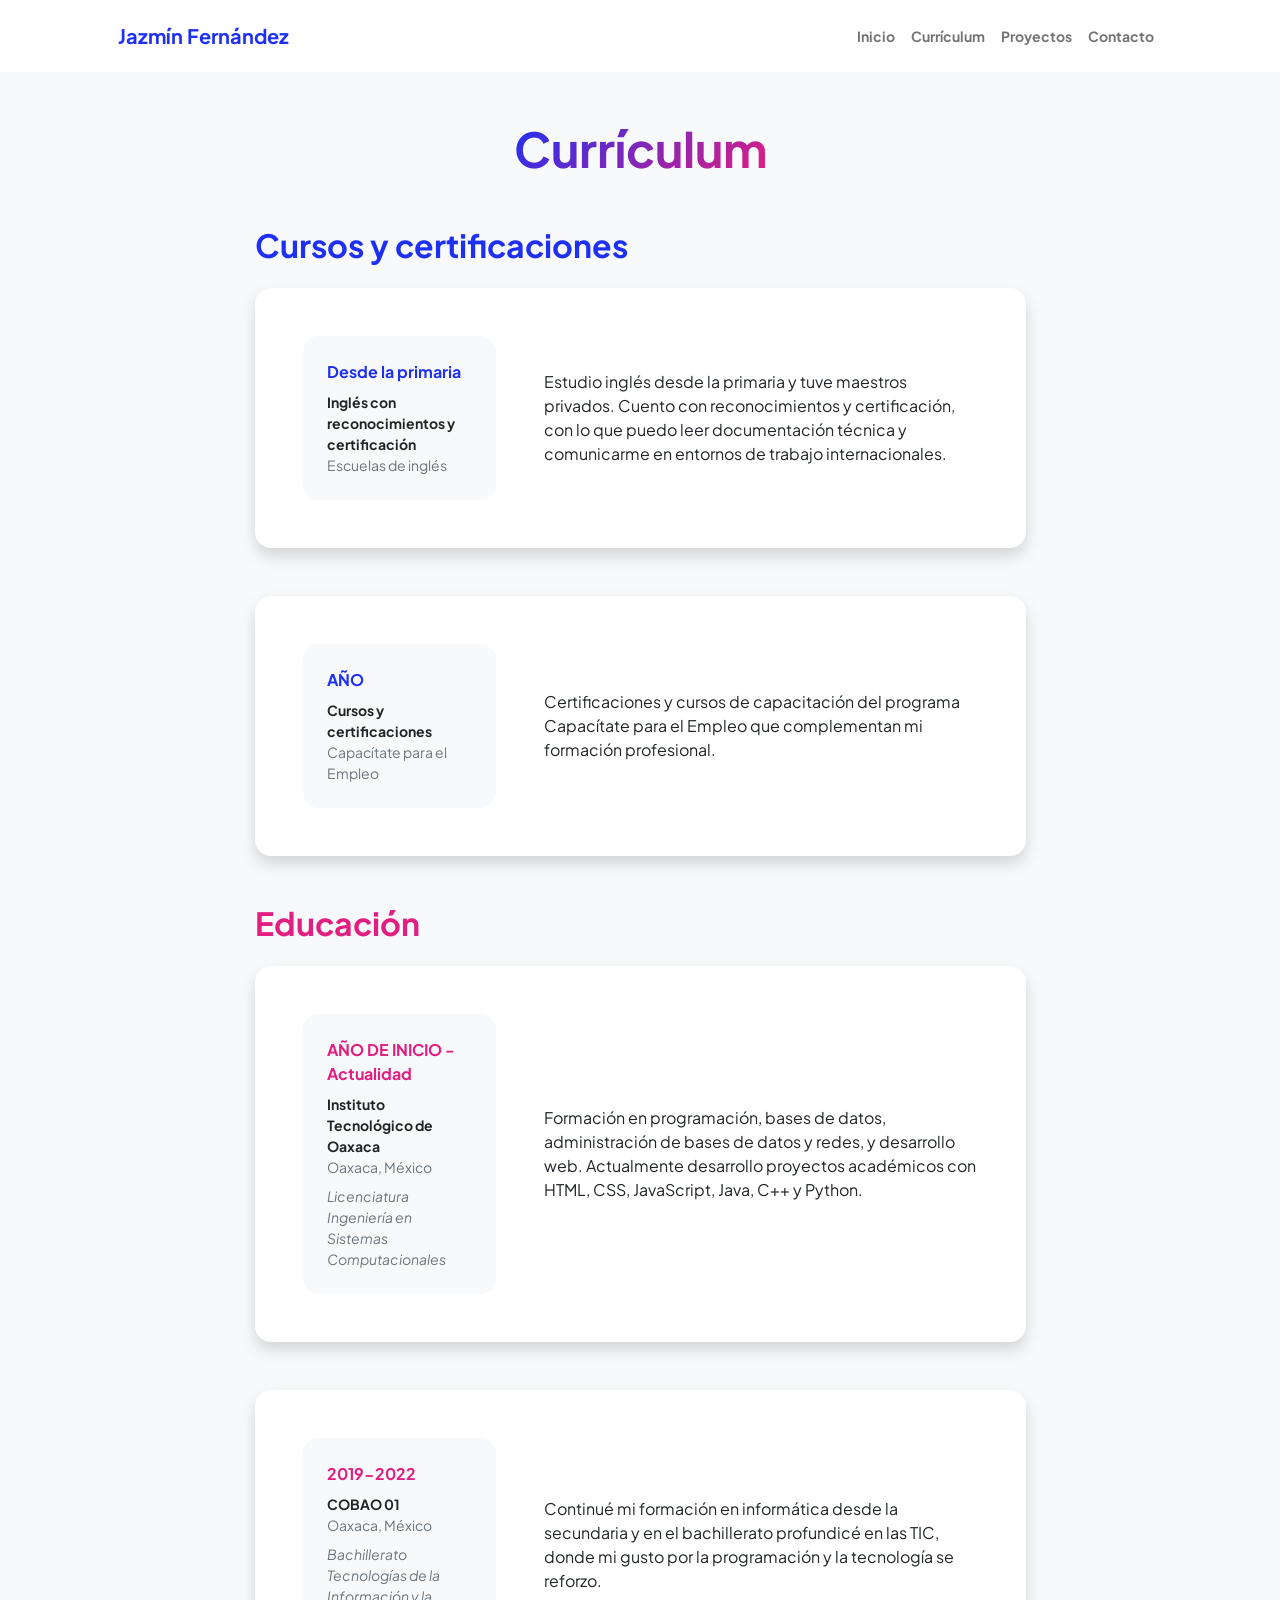
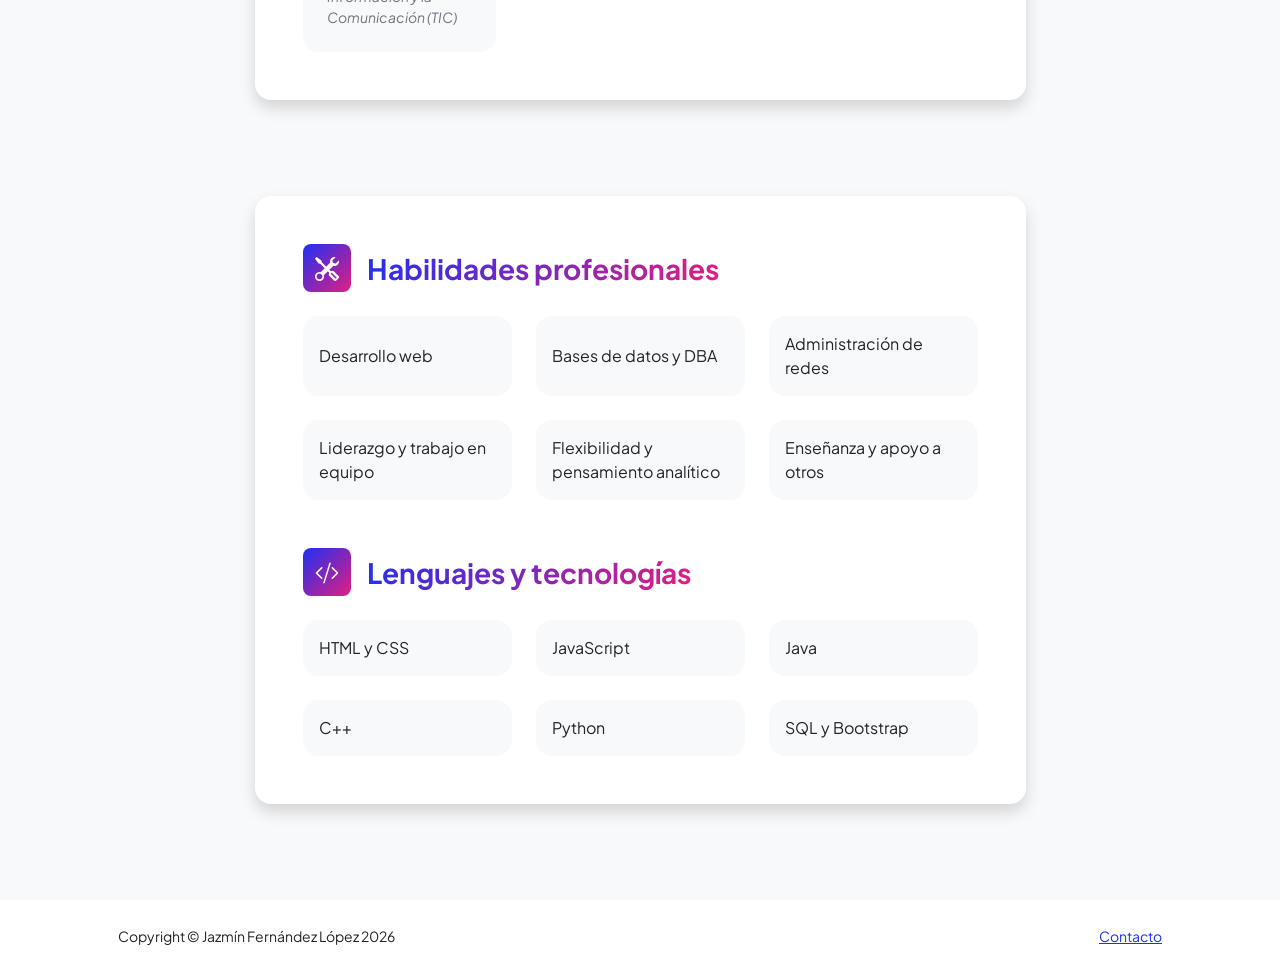
<file: resume.html>
<!DOCTYPE html>
<html lang="es">
    <head>
        <meta charset="utf-8" />
        <meta name="viewport" content="width=device-width, initial-scale=1, shrink-to-fit=no" />
        <meta name="description" content="Currículum de Jazmín Fernández López, estudiante de Ingeniería en Sistemas Computacionales" />
        <meta name="author" content="Jazmín Fernández López" />
        <title>Currículum | Jazmín</title>
        <!-- Favicon-->
        <link rel="icon" type="image/x-icon" href="img/favicon.ico" />
        <!-- Custom Google font-->
        <link rel="preconnect" href="https://fonts.googleapis.com" />
        <link rel="preconnect" href="https://fonts.gstatic.com" crossorigin />
        <link href="https://fonts.googleapis.com/css2?family=Plus+Jakarta+Sans:wght@100;200;300;400;500;600;700;800;900&amp;display=swap" rel="stylesheet" />
        <!-- Bootstrap icons-->
        <link href="https://cdn.jsdelivr.net/npm/bootstrap-icons@1.8.1/font/bootstrap-icons.css" rel="stylesheet" />
        <!-- Bootstrap CSS (before your CSS)-->
        <link href="https://cdn.jsdelivr.net/npm/bootstrap@5.2.3/dist/css/bootstrap.min.css" rel="stylesheet" />
        <!-- Core theme CSS (includes Bootstrap)-->
        <link href="css/portafolio.css" rel="stylesheet" />
    </head>
    <body class="d-flex flex-column h-100 bg-light">
        <main class="flex-shrink-0">
            <!-- Navigation-->
            <nav class="navbar navbar-expand-lg navbar-light bg-white py-3">
                <div class="container px-5">
                    <a class="navbar-brand" href="index.html"><span class="fw-bolder text-primary">Jazmín Fernández</span></a>
                    <button class="navbar-toggler" type="button" data-bs-toggle="collapse" data-bs-target="#navbarSupportedContent" aria-controls="navbarSupportedContent" aria-expanded="false" aria-label="Mostrar menú"><span class="navbar-toggler-icon"></span></button>
                    <div class="collapse navbar-collapse" id="navbarSupportedContent">
                        <ul class="navbar-nav ms-auto mb-2 mb-lg-0 small fw-bolder">
                            <li class="nav-item"><a class="nav-link" href="index.html">Inicio</a></li>
                            <li class="nav-item"><a class="nav-link" href="resume.html">Currículum</a></li>
                            <li class="nav-item"><a class="nav-link" href="projects.html">Proyectos</a></li>
                            <li class="nav-item"><a class="nav-link" href="contact.html">Contacto</a></li>
                        </ul>
                    </div>
                </div>
            </nav>
            <!-- Page content-->
            <div class="container px-5 my-5">
                <div class="text-center mb-5">
                    <h1 class="display-5 fw-bolder mb-0"><span class="text-gradient d-inline">Currículum</span></h1>
                </div>
                <div class="row gx-5 justify-content-center">
                    <div class="col-lg-11 col-xl-9 col-xxl-8">

                        <!-- Section: Courses and certifications-->
                        <section>
                            <h2 class="text-primary fw-bolder mb-4">Cursos y certificaciones</h2>
                            <!-- Card 1: English-->
                            <div class="card shadow border-0 rounded-4 mb-5">
                                <div class="card-body p-5">
                                    <div class="row align-items-center gx-5">
                                        <div class="col text-center text-lg-start mb-4 mb-lg-0">
                                            <div class="bg-light p-4 rounded-4">
                                                <div class="text-primary fw-bolder mb-2">Desde la primaria</div>
                                                <div class="small fw-bolder">Inglés con reconocimientos y certificación</div>
                                                <div class="small text-muted">Escuelas de inglés</div>
                                            </div>
                                        </div>
                                        <div class="col-lg-8"><div>Estudio inglés desde la primaria y tuve maestros privados. Cuento con reconocimientos y certificación, con lo que puedo leer documentación técnica y comunicarme en entornos de trabajo internacionales.</div></div>
                                    </div>
                                </div>
                            </div>
                            <!-- Card 2: Capacítate para el Empleo-->
                            <div class="card shadow border-0 rounded-4 mb-5">
                                <div class="card-body p-5">
                                    <div class="row align-items-center gx-5">
                                        <div class="col text-center text-lg-start mb-4 mb-lg-0">
                                            <div class="bg-light p-4 rounded-4">
                                                <div class="text-primary fw-bolder mb-2">AÑO</div>
                                                <div class="small fw-bolder">Cursos y certificaciones</div>
                                                <div class="small text-muted">Capacítate para el Empleo</div>
                                            </div>
                                        </div>
                                        <div class="col-lg-8"><div>Certificaciones y cursos de capacitación del programa Capacítate para el Empleo que complementan mi formación profesional.</div></div>
                                    </div>
                                </div>
                            </div>
                        </section>

                        <!-- Section: Education-->
                        <section>
                            <h2 class="text-secondary fw-bolder mb-4">Educación</h2>
                            <!-- University-->
                            <div class="card shadow border-0 rounded-4 mb-5">
                                <div class="card-body p-5">
                                    <div class="row align-items-center gx-5">
                                        <div class="col text-center text-lg-start mb-4 mb-lg-0">
                                            <div class="bg-light p-4 rounded-4">
                                                <div class="text-secondary fw-bolder mb-2">AÑO DE INICIO - Actualidad</div>
                                                <div class="mb-2">
                                                    <div class="small fw-bolder">Instituto Tecnológico de Oaxaca</div>
                                                    <div class="small text-muted">Oaxaca, México</div>
                                                </div>
                                                <div class="fst-italic">
                                                    <div class="small text-muted">Licenciatura</div>
                                                    <div class="small text-muted">Ingeniería en Sistemas Computacionales</div>
                                                </div>
                                            </div>
                                        </div>
                                        <div class="col-lg-8"><div>Formación en programación, bases de datos, administración de bases de datos y redes, y desarrollo web. Actualmente desarrollo proyectos académicos con HTML, CSS, JavaScript, Java, C++ y Python.</div></div>
                                    </div>
                                </div>
                            </div>
                            <!-- High school-->
                            <div class="card shadow border-0 rounded-4 mb-5">
                                <div class="card-body p-5">
                                    <div class="row align-items-center gx-5">
                                        <div class="col text-center text-lg-start mb-4 mb-lg-0">
                                            <div class="bg-light p-4 rounded-4">
                                                <div class="text-secondary fw-bolder mb-2">2019-2022</div>
                                                <div class="mb-2">
                                                    <div class="small fw-bolder">COBAO 01</div>
                                                    <div class="small text-muted">Oaxaca, México</div>
                                                </div>
                                                <div class="fst-italic">
                                                    <div class="small text-muted">Bachillerato</div>
                                                    <div class="small text-muted">Tecnologías de la Información y la Comunicación (TIC)</div>
                                                </div>
                                            </div>
                                        </div>
                                        <div class="col-lg-8"><div>Continué mi formación en informática desde la secundaria y en el bachillerato profundicé en las TIC, donde mi gusto por la programación y la tecnología se reforzo.</div></div>
                                    </div>
                                </div>
                            </div>
                        </section>

                        <!-- Divider-->
                        <div class="pb-5"></div>

                        <!-- Section: Skills-->
                        <section>
                            <div class="card shadow border-0 rounded-4 mb-5">
                                <div class="card-body p-5">
                                    <!-- Professional skills-->
                                    <div class="mb-5">
                                        <div class="d-flex align-items-center mb-4">
                                            <div class="feature bg-primary bg-gradient-primary-to-secondary text-white rounded-3 me-3"><i class="bi bi-tools"></i></div>
                                            <h3 class="fw-bolder mb-0"><span class="text-gradient d-inline">Habilidades profesionales</span></h3>
                                        </div>
                                        <div class="row row-cols-1 row-cols-md-3 mb-4">
                                            <div class="col mb-4 mb-md-0"><div class="d-flex align-items-center bg-light rounded-4 p-3 h-100">Desarrollo web</div></div>
                                            <div class="col mb-4 mb-md-0"><div class="d-flex align-items-center bg-light rounded-4 p-3 h-100">Bases de datos y DBA</div></div>
                                            <div class="col"><div class="d-flex align-items-center bg-light rounded-4 p-3 h-100">Administración de redes</div></div>
                                        </div>
                                        <div class="row row-cols-1 row-cols-md-3">
                                            <div class="col mb-4 mb-md-0"><div class="d-flex align-items-center bg-light rounded-4 p-3 h-100">Liderazgo y trabajo en equipo</div></div>
                                            <div class="col mb-4 mb-md-0"><div class="d-flex align-items-center bg-light rounded-4 p-3 h-100">Flexibilidad y pensamiento analítico</div></div>
                                            <div class="col"><div class="d-flex align-items-center bg-light rounded-4 p-3 h-100">Enseñanza y apoyo a otros</div></div>
                                        </div>
                                    </div>
                                    <!-- Languages and technologies-->
                                    <div class="mb-0">
                                        <div class="d-flex align-items-center mb-4">
                                            <div class="feature bg-primary bg-gradient-primary-to-secondary text-white rounded-3 me-3"><i class="bi bi-code-slash"></i></div>
                                            <h3 class="fw-bolder mb-0"><span class="text-gradient d-inline">Lenguajes y tecnologías</span></h3>
                                        </div>
                                        <div class="row row-cols-1 row-cols-md-3 mb-4">
                                            <div class="col mb-4 mb-md-0"><div class="d-flex align-items-center bg-light rounded-4 p-3 h-100">HTML y CSS</div></div>
                                            <div class="col mb-4 mb-md-0"><div class="d-flex align-items-center bg-light rounded-4 p-3 h-100">JavaScript</div></div>
                                            <div class="col"><div class="d-flex align-items-center bg-light rounded-4 p-3 h-100">Java</div></div>
                                        </div>
                                        <div class="row row-cols-1 row-cols-md-3">
                                            <div class="col mb-4 mb-md-0"><div class="d-flex align-items-center bg-light rounded-4 p-3 h-100">C++</div></div>
                                            <div class="col mb-4 mb-md-0"><div class="d-flex align-items-center bg-light rounded-4 p-3 h-100">Python</div></div>
                                            <div class="col"><div class="d-flex align-items-center bg-light rounded-4 p-3 h-100">SQL y Bootstrap</div></div>
                                        </div>
                                    </div>
                                </div>
                            </div>
                        </section>

                    </div>
                </div>
            </div>
        </main>
        <!-- Footer-->
        <footer class="bg-white py-4 mt-auto">
            <div class="container px-5">
                <div class="row align-items-center justify-content-between flex-column flex-sm-row">
                    <div class="col-auto"><div class="small m-0">Copyright &copy; Jazmín Fernández López <span id="anio"></span></div></div>
                    <div class="col-auto">
                        <a class="small" href="contact.html">Contacto</a>
                    </div>
                </div>
            </div>
        </footer>
        <!-- Bootstrap core JS-->
        <script src="https://cdn.jsdelivr.net/npm/bootstrap@5.2.3/dist/js/bootstrap.bundle.min.js"></script>
        <!-- Custom JS-->
        <script src="js/portafolio.js"></script>
        <script>
            document.getElementById("anio").textContent = new Date().getFullYear();
        </script>
    </body>
</html>
</file>
